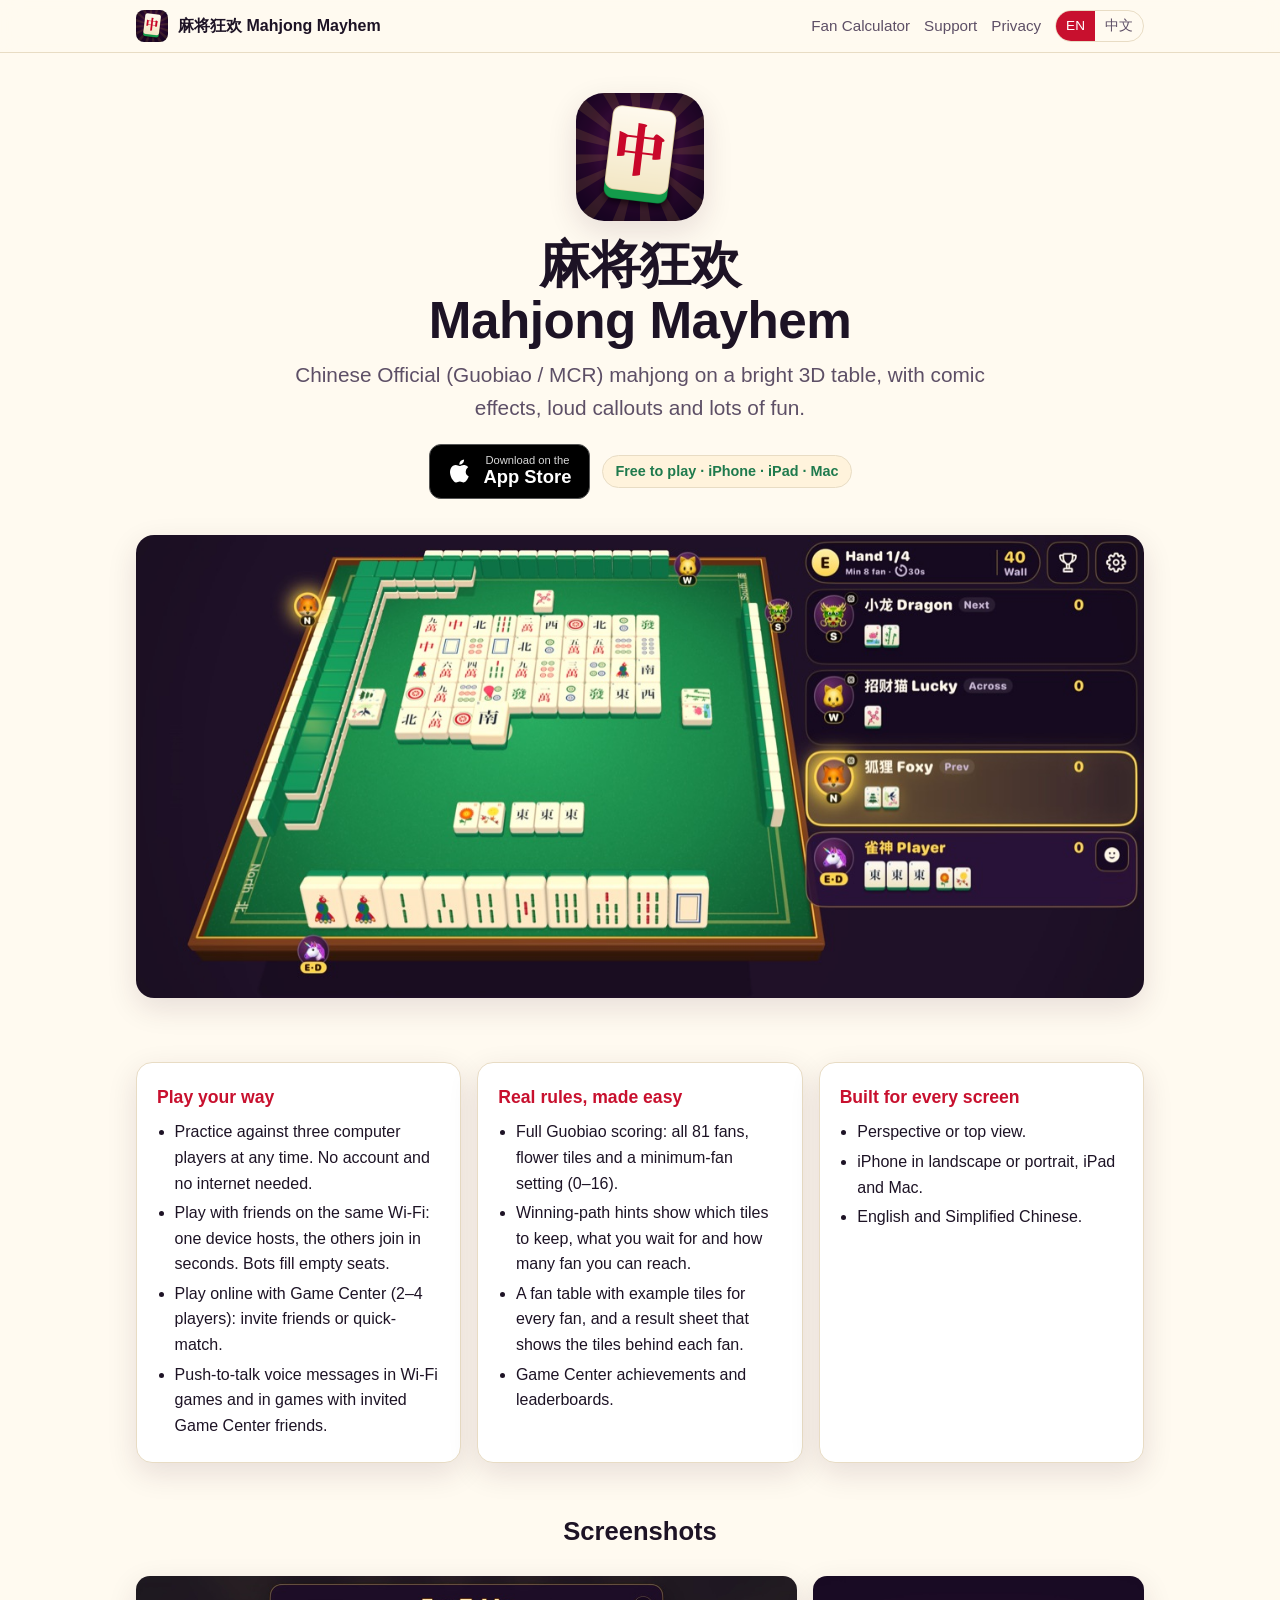
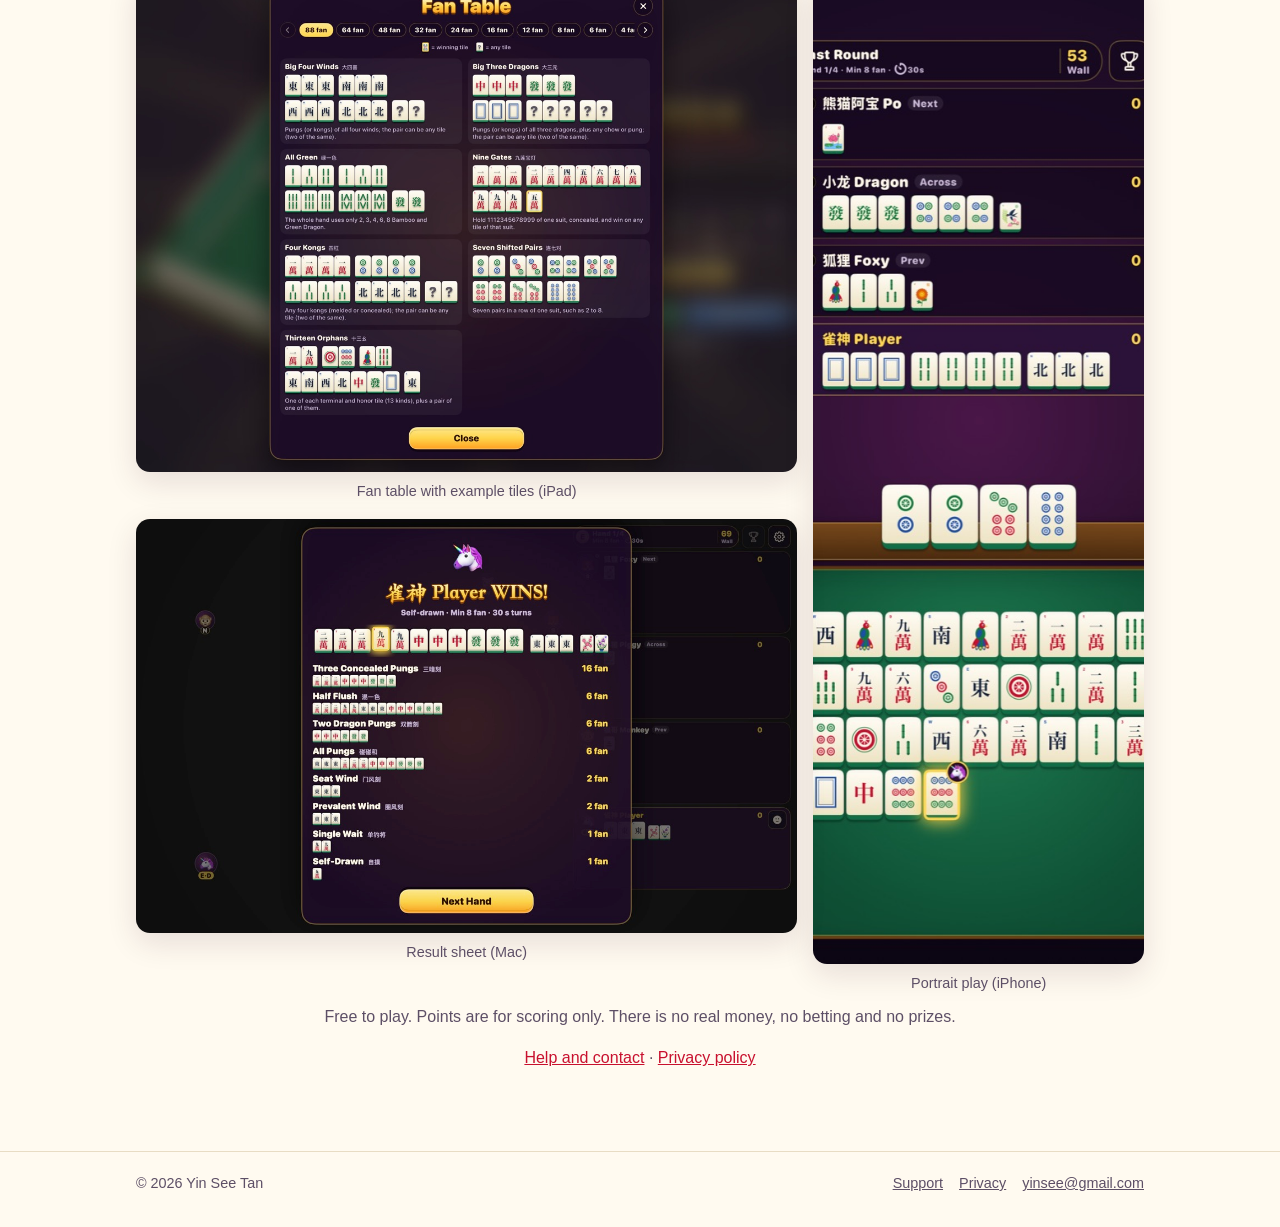
<file: index.html>
<!doctype html>
<html lang="en">
<head>
<meta charset="utf-8">
<meta name="viewport" content="width=device-width, initial-scale=1">
<title>麻将狂欢 Mahjong Mayhem — 3D Chinese Mahjong for iPhone, iPad and Mac</title>
<meta name="description" content="Mahjong Mayhem (麻将狂欢): Chinese Official (Guobiao / MCR) mahjong on a bright 3D table. Free to play on iPhone, iPad and Mac. Play solo, on Wi-Fi with push-to-talk voice, or online with Game Center.">
<meta name="color-scheme" content="light dark">
<meta name="apple-itunes-app" content="app-id=6831658089">
<meta property="og:title" content="麻将狂欢 Mahjong Mayhem">
<meta property="og:description" content="3D Chinese Mahjong with Voice. Free on iPhone, iPad and Mac.">
<meta property="og:image" content="https://yinsee.github.io/mahjongmayhem/assets/table-en.jpg">
<meta property="og:url" content="https://yinsee.github.io/mahjongmayhem/">
<link rel="icon" type="image/png" href="assets/favicon.png">
<link rel="apple-touch-icon" href="assets/apple-touch-icon.png">
<link rel="stylesheet" href="style.css">
<script src="lang.js"></script>
</head>
<body>
<header class="top"><div class="top-in">
  <a class="brand" href="./"><img src="assets/favicon.png" alt="" width="32" height="32"><span>麻将狂欢 Mahjong Mayhem</span></a>
  <nav>
    <a href="calculator.html"><span lang="en">Fan Calculator</span><span lang="zh-Hans">算番器</span></a>
    <a href="support.html"><span lang="en">Support</span><span lang="zh-Hans">支持</span></a>
    <a href="privacy.html"><span lang="en">Privacy</span><span lang="zh-Hans">隐私</span></a>
    <span class="langs" role="group" aria-label="Language / 语言"><button type="button" data-l="en" aria-pressed="false">EN</button><button type="button" data-l="zh" aria-pressed="false">中文</button></span>
  </nav>
</div></header>

<main>
<section class="hero">
  <div>
    <img class="icon" src="assets/icon-512.png" alt="Mahjong Mayhem app icon" width="128" height="128">
    <h1>麻将狂欢<br>Mahjong Mayhem</h1>
    <p class="tag" lang="en">Chinese Official (Guobiao / MCR) mahjong on a bright 3D table, with comic effects, loud callouts and lots of fun.</p>
    <p class="tag" lang="zh-Hans">国标麻将（中国麻将竞赛规则 / MCR），明亮的 3D 牌桌，配有漫画特效、响亮的喊牌和满满的欢乐。</p>
    <div class="cta">
      <a class="store" href="https://apps.apple.com/app/id6831658089">
        <svg viewBox="0 0 24 24" aria-hidden="true"><path d="M16.37 12.6c-.03-2.7 2.2-4 2.3-4.07-1.26-1.84-3.21-2.09-3.9-2.12-1.66-.17-3.24.98-4.08.98-.85 0-2.14-.96-3.52-.93-1.81.03-3.48 1.05-4.41 2.67-1.88 3.26-.48 8.08 1.35 10.73.9 1.29 1.96 2.75 3.36 2.7 1.35-.05 1.86-.87 3.49-.87 1.63 0 2.09.87 3.51.84 1.45-.03 2.37-1.32 3.26-2.62 1.03-1.5 1.45-2.95 1.47-3.03-.03-.01-2.82-1.08-2.85-4.28zM13.7 4.67c.74-.9 1.24-2.15 1.11-3.4-1.07.04-2.37.71-3.14 1.61-.69.8-1.29 2.08-1.13 3.3 1.2.09 2.42-.61 3.16-1.51z"/></svg>
        <span lang="en"><small>Download on the</small><strong>App Store</strong></span>
        <span lang="zh-Hans"><small>前往</small><strong>App Store 下载</strong></span>
      </a>
      <span class="pill" lang="en">Free to play · iPhone · iPad · Mac</span>
      <span class="pill" lang="zh-Hans">免费游玩 · iPhone · iPad · Mac</span>
    </div>
  </div>
  <img class="hero-shot" lang="en" src="assets/table-en.jpg" alt="The 3D mahjong table with four players" width="1200" height="552">
  <img class="hero-shot" lang="zh-Hans" src="assets/table-zh-Hans.jpg" alt="3D 麻将牌桌，四位玩家" width="1200" height="552">
</section>

<section class="features" lang="en">
  <div class="card">
    <h3>Play your way</h3>
    <ul>
      <li>Practice against three computer players at any time. No account and no internet needed.</li>
      <li>Play with friends on the same Wi-Fi: one device hosts, the others join in seconds. Bots fill empty seats.</li>
      <li>Play online with Game Center (2–4 players): invite friends or quick-match.</li>
      <li>Push-to-talk voice messages in Wi-Fi games and in games with invited Game Center friends.</li>
    </ul>
  </div>
  <div class="card">
    <h3>Real rules, made easy</h3>
    <ul>
      <li>Full Guobiao scoring: all 81 fans, flower tiles and a minimum-fan setting (0–16).</li>
      <li>Winning-path hints show which tiles to keep, what you wait for and how many fan you can reach.</li>
      <li>A fan table with example tiles for every fan, and a result sheet that shows the tiles behind each fan.</li>
      <li>Game Center achievements and leaderboards.</li>
    </ul>
  </div>
  <div class="card">
    <h3>Built for every screen</h3>
    <ul>
      <li>Perspective or top view.</li>
      <li>iPhone in landscape or portrait, iPad and Mac.</li>
      <li>English and Simplified Chinese.</li>
    </ul>
  </div>
</section>

<section class="features" lang="zh-Hans">
  <div class="card">
    <h3>多种玩法</h3>
    <ul>
      <li>随时与三位电脑玩家单机练习，无需账号，无需网络。</li>
      <li>与朋友在同一 Wi-Fi 下联机：一台设备开房，其他设备几秒即可加入，空位由电脑补上。</li>
      <li>通过 Game Center 在线对战（2–4 人）：邀请好友或随机匹配。</li>
      <li>局域网对战及与受邀 Game Center 好友对战时，可按住说话发送语音消息。</li>
    </ul>
  </div>
  <div class="card">
    <h3>规则完整，上手简单</h3>
    <ul>
      <li>完整国标计分：全部 81 种番型、花牌，可设置起胡番数（0–16 番）。</li>
      <li>胡牌路线提示：告诉你该留哪些牌、在听什么牌、最多能做多少番。</li>
      <li>番种表附示例牌，结算单显示每个番种对应的牌。</li>
      <li>Game Center 成就与排行榜。</li>
    </ul>
  </div>
  <div class="card">
    <h3>适配所有屏幕</h3>
    <ul>
      <li>透视视角或俯视视角。</li>
      <li>iPhone 横屏或竖屏、iPad 和 Mac。</li>
      <li>支持英文和简体中文。</li>
    </ul>
  </div>
</section>

<h2 class="section-title"><span lang="en">Screenshots</span><span lang="zh-Hans">游戏截图</span></h2>
<div class="gallery" lang="en">
  <figure><img src="assets/fans-en.jpg" alt="Fan table with example tiles on iPad" width="1200" height="900" loading="lazy"><figcaption>Fan table with example tiles (iPad)</figcaption></figure>
  <figure class="tall"><img src="assets/portrait-en.jpg" alt="Portrait game on iPhone" width="552" height="1200" loading="lazy"><figcaption>Portrait play (iPhone)</figcaption></figure>
  <figure><img src="assets/result-en.jpg" alt="Result sheet with fans on Mac" width="1200" height="750" loading="lazy"><figcaption>Result sheet (Mac)</figcaption></figure>
</div>
<div class="gallery" lang="zh-Hans">
  <figure><img src="assets/fans-zh-Hans.jpg" alt="iPad 上的番种表与示例牌" width="1200" height="900" loading="lazy"><figcaption>番种表附示例牌（iPad）</figcaption></figure>
  <figure class="tall"><img src="assets/portrait-zh-Hans.jpg" alt="iPhone 竖屏对局" width="552" height="1200" loading="lazy"><figcaption>竖屏对局（iPhone）</figcaption></figure>
  <figure><img src="assets/result-zh-Hans.jpg" alt="Mac 上的结算单" width="1200" height="750" loading="lazy"><figcaption>结算单（Mac）</figcaption></figure>
</div>

<p class="note" lang="en">Free to play. Points are for scoring only. There is no real money, no betting and no prizes.</p>
<p class="note" lang="zh-Hans">免费游玩。分数仅用于计分，不涉及真实货币，没有下注，也没有奖品。</p>
<p class="note"><a href="support.html"><span lang="en">Help and contact</span><span lang="zh-Hans">帮助与联系</span></a> · <a href="privacy.html"><span lang="en">Privacy policy</span><span lang="zh-Hans">隐私政策</span></a></p>
</main>

<footer><div class="in">
  <span>© 2026 Yin See Tan</span>
  <nav><a href="support.html"><span lang="en">Support</span><span lang="zh-Hans">支持</span></a><a href="privacy.html"><span lang="en">Privacy</span><span lang="zh-Hans">隐私</span></a><a href="mailto:yinsee@gmail.com">yinsee@gmail.com</a></nav>
</div></footer>
</body>
</html>
</file>
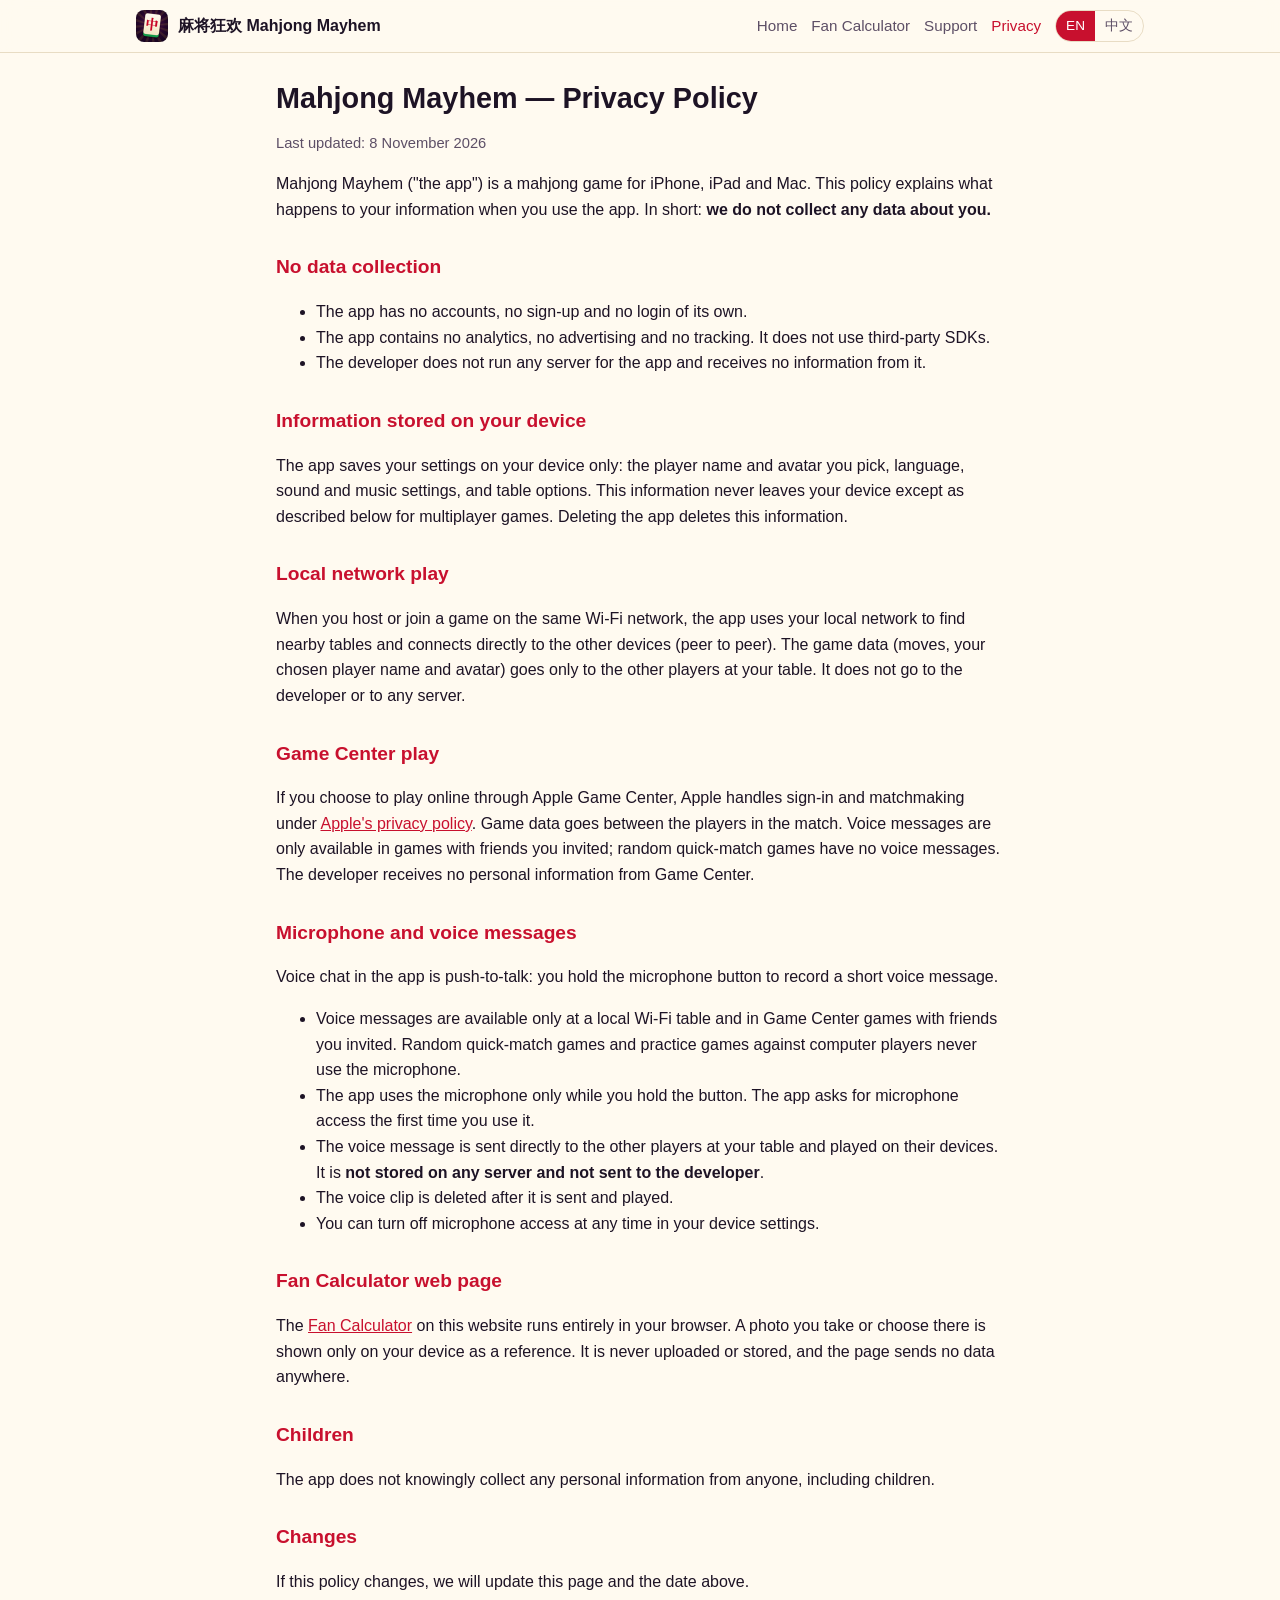
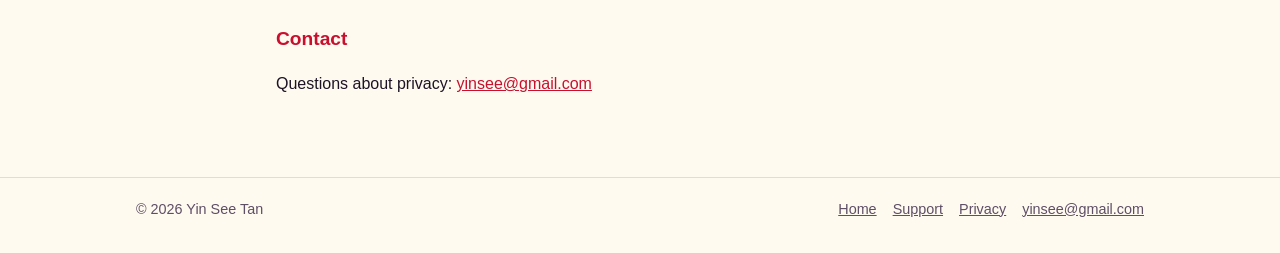
<file: privacy.html>
<!doctype html>
<html lang="en">
<head>
<meta charset="utf-8">
<meta name="viewport" content="width=device-width, initial-scale=1">
<title>Mahjong Mayhem Privacy Policy · 麻将狂欢 隐私政策</title>
<meta name="description" content="Privacy policy for Mahjong Mayhem (麻将狂欢). The app collects no data.">
<meta name="color-scheme" content="light dark">
<link rel="icon" type="image/png" href="assets/favicon.png">
<link rel="apple-touch-icon" href="assets/apple-touch-icon.png">
<link rel="stylesheet" href="style.css">
<script src="lang.js"></script>
</head>
<body>
<header class="top"><div class="top-in">
  <a class="brand" href="./"><img src="assets/favicon.png" alt="" width="32" height="32"><span>麻将狂欢 Mahjong Mayhem</span></a>
  <nav>
    <a href="./"><span lang="en">Home</span><span lang="zh-Hans">首页</span></a>
    <a href="calculator.html"><span lang="en">Fan Calculator</span><span lang="zh-Hans">算番器</span></a>
    <a href="support.html"><span lang="en">Support</span><span lang="zh-Hans">支持</span></a>
    <a href="privacy.html" aria-current="page"><span lang="en">Privacy</span><span lang="zh-Hans">隐私</span></a>
    <span class="langs" role="group" aria-label="Language / 语言"><button type="button" data-l="en" aria-pressed="false">EN</button><button type="button" data-l="zh" aria-pressed="false">中文</button></span>
  </nav>
</div></header>

<main class="doc">
<section id="en" lang="en">
<h1>Mahjong Mayhem — Privacy Policy</h1>
<p class="muted">Last updated: 8 November 2026</p>

<p>Mahjong Mayhem ("the app") is a mahjong game for iPhone, iPad and Mac. This policy explains what happens to your information when you use the app. In short: <strong>we do not collect any data about you.</strong></p>

<h2>No data collection</h2>
<ul>
  <li>The app has no accounts, no sign-up and no login of its own.</li>
  <li>The app contains no analytics, no advertising and no tracking. It does not use third-party SDKs.</li>
  <li>The developer does not run any server for the app and receives no information from it.</li>
</ul>

<h2>Information stored on your device</h2>
<p>The app saves your settings on your device only: the player name and avatar you pick, language, sound and music settings, and table options. This information never leaves your device except as described below for multiplayer games. Deleting the app deletes this information.</p>

<h2>Local network play</h2>
<p>When you host or join a game on the same Wi-Fi network, the app uses your local network to find nearby tables and connects directly to the other devices (peer to peer). The game data (moves, your chosen player name and avatar) goes only to the other players at your table. It does not go to the developer or to any server.</p>

<h2>Game Center play</h2>
<p>If you choose to play online through Apple Game Center, Apple handles sign-in and matchmaking under <a href="https://www.apple.com/legal/privacy/">Apple's privacy policy</a>. Game data goes between the players in the match. Voice messages are only available in games with friends you invited; random quick-match games have no voice messages. The developer receives no personal information from Game Center.</p>

<h2>Microphone and voice messages</h2>
<p>Voice chat in the app is push-to-talk: you hold the microphone button to record a short voice message.</p>
<ul>
  <li>Voice messages are available only at a local Wi-Fi table and in Game Center games with friends you invited. Random quick-match games and practice games against computer players never use the microphone.</li>
  <li>The app uses the microphone only while you hold the button. The app asks for microphone access the first time you use it.</li>
  <li>The voice message is sent directly to the other players at your table and played on their devices. It is <strong>not stored on any server and not sent to the developer</strong>.</li>
  <li>The voice clip is deleted after it is sent and played.</li>
  <li>You can turn off microphone access at any time in your device settings.</li>
</ul>

<h2>Fan Calculator web page</h2>
<p>The <a href="calculator.html">Fan Calculator</a> on this website runs entirely in your browser. A photo you take or choose there is shown only on your device as a reference. It is never uploaded or stored, and the page sends no data anywhere.</p>

<h2>Children</h2>
<p>The app does not knowingly collect any personal information from anyone, including children.</p>

<h2>Changes</h2>
<p>If this policy changes, we will update this page and the date above.</p>

<h2>Contact</h2>
<p>Questions about privacy: <a href="mailto:yinsee@gmail.com">yinsee@gmail.com</a></p>
</section>

<hr class="sep">

<section id="zh" lang="zh-Hans">
<h1>麻将狂欢 — 隐私政策</h1>
<p class="muted">最后更新：2026年11月8日</p>

<p>“麻将狂欢”（以下简称“本应用”）是一款适用于 iPhone、iPad 和 Mac 的麻将游戏。本政策说明你在使用本应用时信息如何处理。简而言之：<strong>我们不收集任何关于你的数据。</strong></p>

<h2>不收集数据</h2>
<ul>
  <li>本应用没有账号，无需注册或登录。</li>
  <li>本应用不含统计分析、广告或跟踪功能，也不使用任何第三方 SDK。</li>
  <li>开发者不为本应用运营任何服务器，也不会从本应用接收任何信息。</li>
</ul>

<h2>保存在你设备上的信息</h2>
<p>本应用只在你的设备上保存设置：你选择的玩家名字和头像、语言、音效和音乐设置以及牌桌选项。除下文所述的多人游戏外，这些信息不会离开你的设备。删除本应用即会删除这些信息。</p>

<h2>局域网对战</h2>
<p>当你在同一 Wi-Fi 网络中创建或加入房间时，本应用使用局域网查找附近的牌桌，并与其他设备直接连接（点对点）。游戏数据（出牌操作、你选择的名字和头像）只会发送给同桌的其他玩家，不会发送给开发者或任何服务器。</p>

<h2>Game Center 联机</h2>
<p>如果你选择通过 Apple Game Center 联机，登录和匹配由 Apple 依照 <a href="https://www.apple.com/legal/privacy/">Apple 隐私政策</a> 处理。游戏数据只在同场玩家之间传输。只有与你邀请的好友对战时才能发送语音消息，随机匹配的对局没有语音。开发者不会从 Game Center 获得任何个人信息。</p>

<h2>麦克风与语音消息</h2>
<p>本应用的语音聊天为“按住说话”：按住麦克风按钮即可录制一条简短的语音消息。</p>
<ul>
  <li>只有在局域网牌桌和与受邀好友的 Game Center 对局中才能使用语音消息。随机匹配的对局和与电脑对战的单机练习从不使用麦克风。</li>
  <li>本应用只在你按住按钮时使用麦克风。首次使用时，本应用会请求麦克风权限。</li>
  <li>语音消息直接发送给同桌的其他玩家，并在他们的设备上播放，<strong>不会保存在任何服务器上，也不会发送给开发者</strong>。</li>
  <li>语音片段在发送和播放后即被删除。</li>
  <li>你可以随时在设备设置中关闭麦克风权限。</li>
</ul>

<h2>算番器网页</h2>
<p>本网站的<a href="calculator.html">算番器</a>完全在你的浏览器中运行。你在页面上拍摄或选择的照片只在你的设备上显示供对照，不会上传或保存，页面也不会发送任何数据。</p>

<h2>儿童</h2>
<p>本应用不会有意收集任何人（包括儿童）的个人信息。</p>

<h2>政策变更</h2>
<p>如本政策有变更，我们会更新本页面及上方日期。</p>

<h2>联系方式</h2>
<p>隐私相关问题：<a href="mailto:yinsee@gmail.com">yinsee@gmail.com</a></p>
</section>
</main>

<footer><div class="in">
  <span>© 2026 Yin See Tan</span>
  <nav><a href="./"><span lang="en">Home</span><span lang="zh-Hans">首页</span></a><a href="support.html"><span lang="en">Support</span><span lang="zh-Hans">支持</span></a><a href="privacy.html"><span lang="en">Privacy</span><span lang="zh-Hans">隐私</span></a><a href="mailto:yinsee@gmail.com">yinsee@gmail.com</a></nav>
</div></footer>
</body>
</html>
</file>
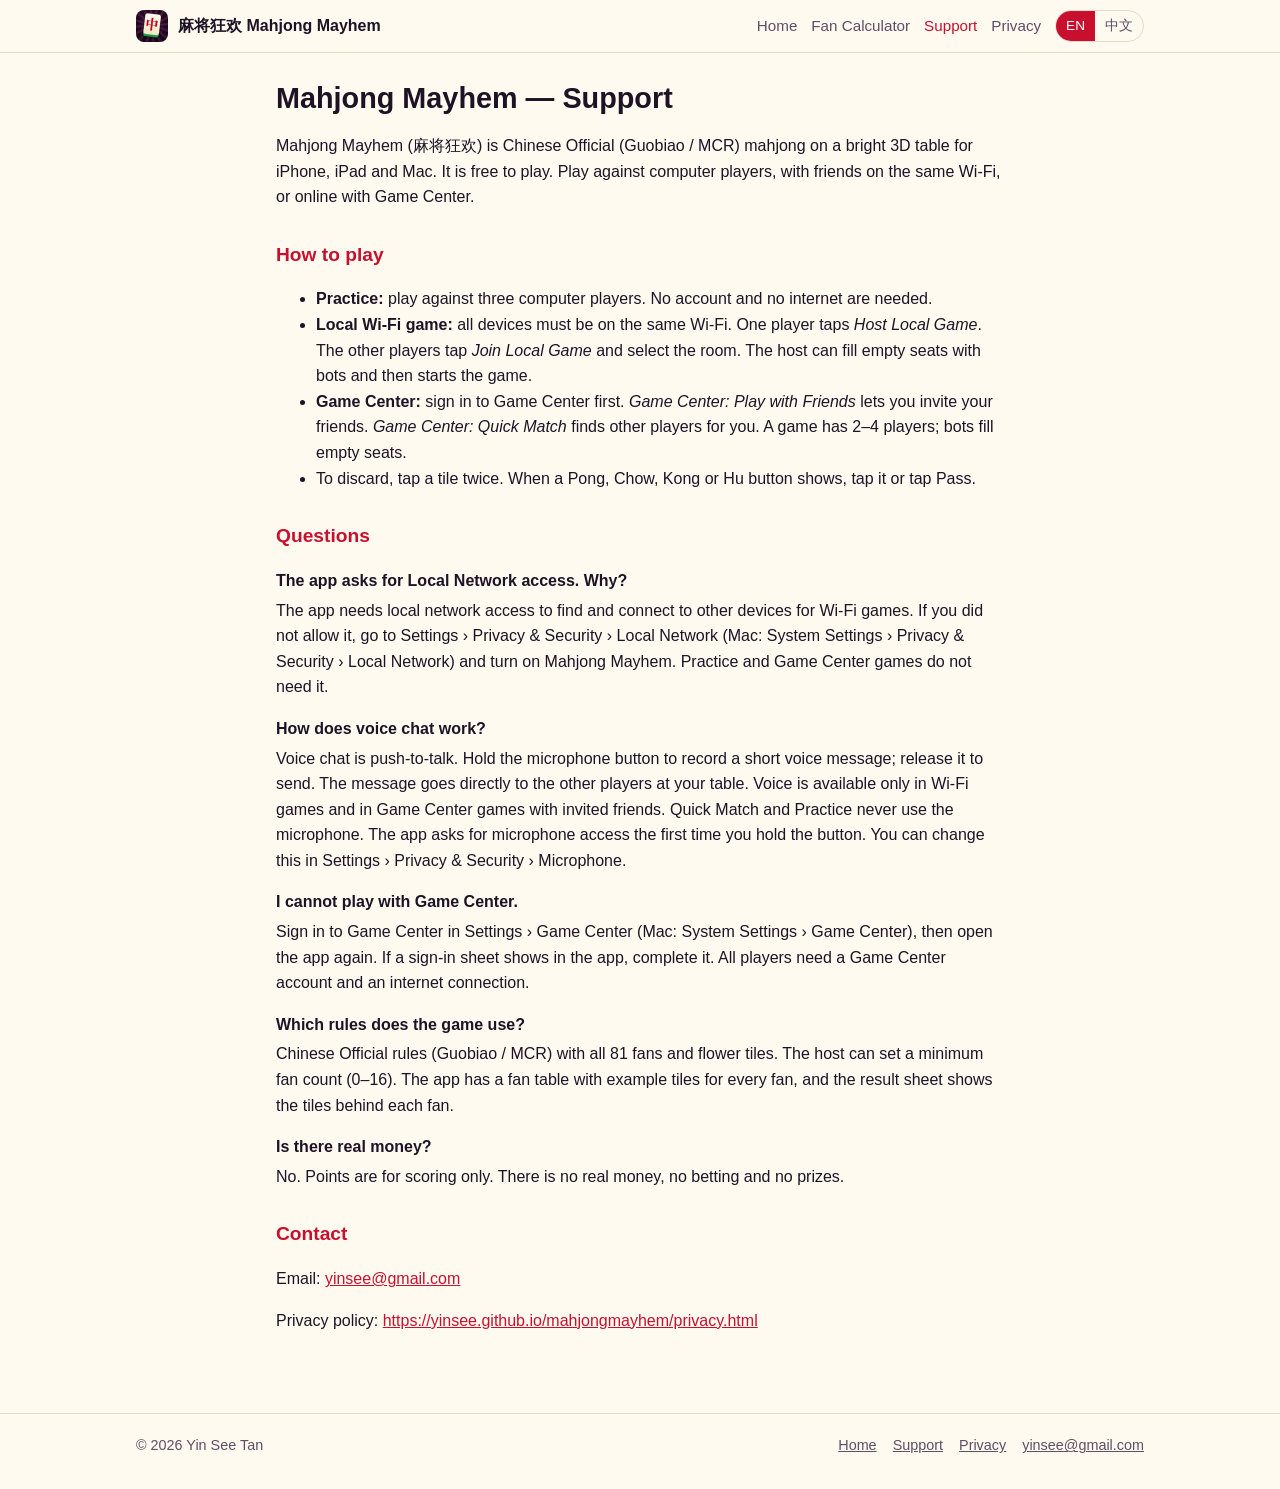
<file: support.html>
<!doctype html>
<html lang="en">
<head>
<meta charset="utf-8">
<meta name="viewport" content="width=device-width, initial-scale=1">
<title>Mahjong Mayhem Support · 麻将狂欢 支持</title>
<meta name="description" content="Help, questions and contact for Mahjong Mayhem (麻将狂欢) on iPhone, iPad and Mac.">
<meta name="color-scheme" content="light dark">
<link rel="icon" type="image/png" href="assets/favicon.png">
<link rel="apple-touch-icon" href="assets/apple-touch-icon.png">
<link rel="stylesheet" href="style.css">
<script src="lang.js"></script>
</head>
<body>
<header class="top"><div class="top-in">
  <a class="brand" href="./"><img src="assets/favicon.png" alt="" width="32" height="32"><span>麻将狂欢 Mahjong Mayhem</span></a>
  <nav>
    <a href="./"><span lang="en">Home</span><span lang="zh-Hans">首页</span></a>
    <a href="calculator.html"><span lang="en">Fan Calculator</span><span lang="zh-Hans">算番器</span></a>
    <a href="support.html" aria-current="page"><span lang="en">Support</span><span lang="zh-Hans">支持</span></a>
    <a href="privacy.html"><span lang="en">Privacy</span><span lang="zh-Hans">隐私</span></a>
    <span class="langs" role="group" aria-label="Language / 语言"><button type="button" data-l="en" aria-pressed="false">EN</button><button type="button" data-l="zh" aria-pressed="false">中文</button></span>
  </nav>
</div></header>

<main class="doc">
<section id="en" lang="en">
<h1>Mahjong Mayhem — Support</h1>
<p>Mahjong Mayhem (麻将狂欢) is Chinese Official (Guobiao / MCR) mahjong on a bright 3D table for iPhone, iPad and Mac. It is free to play. Play against computer players, with friends on the same Wi-Fi, or online with Game Center.</p>

<h2>How to play</h2>
<ul>
  <li><strong>Practice:</strong> play against three computer players. No account and no internet are needed.</li>
  <li><strong>Local Wi-Fi game:</strong> all devices must be on the same Wi-Fi. One player taps <em>Host Local Game</em>. The other players tap <em>Join Local Game</em> and select the room. The host can fill empty seats with bots and then starts the game.</li>
  <li><strong>Game Center:</strong> sign in to Game Center first. <em>Game Center: Play with Friends</em> lets you invite your friends. <em>Game Center: Quick Match</em> finds other players for you. A game has 2–4 players; bots fill empty seats.</li>
  <li>To discard, tap a tile twice. When a Pong, Chow, Kong or Hu button shows, tap it or tap Pass.</li>
</ul>

<h2>Questions</h2>
<dl>
  <dt>The app asks for Local Network access. Why?</dt>
  <dd>The app needs local network access to find and connect to other devices for Wi-Fi games. If you did not allow it, go to Settings › Privacy &amp; Security › Local Network (Mac: System Settings › Privacy &amp; Security › Local Network) and turn on Mahjong Mayhem. Practice and Game Center games do not need it.</dd>

  <dt>How does voice chat work?</dt>
  <dd>Voice chat is push-to-talk. Hold the microphone button to record a short voice message; release it to send. The message goes directly to the other players at your table. Voice is available only in Wi-Fi games and in Game Center games with invited friends. Quick Match and Practice never use the microphone. The app asks for microphone access the first time you hold the button. You can change this in Settings › Privacy &amp; Security › Microphone.</dd>

  <dt>I cannot play with Game Center.</dt>
  <dd>Sign in to Game Center in Settings › Game Center (Mac: System Settings › Game Center), then open the app again. If a sign-in sheet shows in the app, complete it. All players need a Game Center account and an internet connection.</dd>

  <dt>Which rules does the game use?</dt>
  <dd>Chinese Official rules (Guobiao / MCR) with all 81 fans and flower tiles. The host can set a minimum fan count (0–16). The app has a fan table with example tiles for every fan, and the result sheet shows the tiles behind each fan.</dd>

  <dt>Is there real money?</dt>
  <dd>No. Points are for scoring only. There is no real money, no betting and no prizes.</dd>
</dl>

<h2>Contact</h2>
<p>Email: <a href="mailto:yinsee@gmail.com">yinsee@gmail.com</a></p>
<p>Privacy policy: <a href="privacy.html">https://yinsee.github.io/mahjongmayhem/privacy.html</a></p>
</section>

<hr class="sep">

<section id="zh" lang="zh-Hans">
<h1>麻将狂欢 — 支持</h1>
<p>麻将狂欢（Mahjong Mayhem）是一款适用于 iPhone、iPad 和 Mac 的 3D 国标麻将（中国麻将竞赛规则）游戏，免费游玩。你可以与电脑对战、在同一 Wi-Fi 下与朋友联机，或通过 Game Center 在线对战。</p>

<h2>玩法</h2>
<ul>
  <li><strong>单机练习：</strong>与三位电脑玩家对战，无需账号，无需网络。</li>
  <li><strong>局域网对战：</strong>所有设备需连接同一 Wi-Fi。一位玩家点“创建局域网房间”，其他玩家点“加入局域网房间”并选择房间。房主可用电脑补满空位，然后开始游戏。</li>
  <li><strong>Game Center：</strong>请先登录 Game Center。“Game Center 邀请好友”可邀请好友，“Game Center 随机匹配”会为你寻找其他玩家。每局 2–4 人，空位由电脑补上。</li>
  <li>出牌时点同一张牌两次。出现碰、吃、杠或胡按钮时，点按钮或点“过”。</li>
</ul>

<h2>常见问题</h2>
<dl>
  <dt>为什么应用要请求“本地网络”权限？</dt>
  <dd>局域网对战需要通过本地网络查找并连接其他设备。如果之前没有允许，请前往“设置 › 隐私与安全性 › 本地网络”（Mac：“系统设置 › 隐私与安全性 › 本地网络”）打开麻将狂欢。单机练习和 Game Center 对战不需要此权限。</dd>

  <dt>语音聊天怎么用？</dt>
  <dd>语音为“按住说话”：按住麦克风按钮录制一条简短的语音消息，松开即发送，消息直接发给同桌的其他玩家。只有局域网对战和与受邀好友的 Game Center 对局可以使用语音；随机匹配和单机练习从不使用麦克风。首次按住按钮时，应用会请求麦克风权限，你可以在“设置 › 隐私与安全性 › 麦克风”中更改。</dd>

  <dt>无法使用 Game Center 对战？</dt>
  <dd>请在“设置 › Game Center”（Mac：“系统设置 › Game Center”）中登录，然后重新打开应用。如果应用中出现登录界面，请完成登录。所有玩家都需要 Game Center 账号和网络连接。</dd>

  <dt>游戏使用什么规则？</dt>
  <dd>中国麻将竞赛规则（国标 / MCR），包含全部 81 种番型及花牌，房主可设置起胡番数（0–16 番）。应用内有番种表并附示例牌，结算单会显示每个番种对应的牌。</dd>

  <dt>涉及真实货币吗？</dt>
  <dd>不涉及。分数仅用于计分，没有真实货币、下注或奖品。</dd>
</dl>

<h2>联系方式</h2>
<p>电子邮件：<a href="mailto:yinsee@gmail.com">yinsee@gmail.com</a></p>
<p>隐私政策：<a href="privacy.html">https://yinsee.github.io/mahjongmayhem/privacy.html</a></p>
</section>
</main>

<footer><div class="in">
  <span>© 2026 Yin See Tan</span>
  <nav><a href="./"><span lang="en">Home</span><span lang="zh-Hans">首页</span></a><a href="support.html"><span lang="en">Support</span><span lang="zh-Hans">支持</span></a><a href="privacy.html"><span lang="en">Privacy</span><span lang="zh-Hans">隐私</span></a><a href="mailto:yinsee@gmail.com">yinsee@gmail.com</a></nav>
</div></footer>
</body>
</html>
</file>
<file: style.css>
:root {
  --bg: #fffaf0; --bg2: #fff3dc; --card: #ffffff; --ink: #1d1325; --muted: #5d4f66;
  --accent: #c8102e; --accent-ink: #ffffff; --gold: #b7791f; --felt: #1f7a4d; --line: #e8dcc4;
  --shadow: 0 10px 30px rgba(60, 20, 40, .12);
}
@media (prefers-color-scheme: dark) {
  :root {
    --bg: #12091f; --bg2: #1c1030; --card: #221437; --ink: #fff7e6; --muted: #cbb8d8;
    --accent: #ff6b81; --accent-ink: #1d0a14; --gold: #f6c453; --felt: #3fbf7f; --line: #3a2448;
    --shadow: 0 10px 30px rgba(0, 0, 0, .45);
  }
}
* { box-sizing: border-box; }
html { -webkit-text-size-adjust: 100%; }
body {
  margin: 0; background: var(--bg); color: var(--ink);
  font: 16px/1.6 -apple-system, BlinkMacSystemFont, "PingFang SC", "Hiragino Sans GB", "Helvetica Neue", "Noto Sans SC", sans-serif;
}
a { color: var(--accent); }
img { max-width: 100%; height: auto; display: block; }

/* Header */
.top { position: sticky; top: 0; z-index: 10; background: color-mix(in srgb, var(--bg) 88%, transparent);
  backdrop-filter: blur(10px); -webkit-backdrop-filter: blur(10px); border-bottom: 1px solid var(--line); }
.top-in { max-width: 1040px; margin: 0 auto; padding: 10px 16px; display: flex; align-items: center; gap: 12px; flex-wrap: wrap; }
.brand { display: flex; align-items: center; gap: 10px; color: var(--ink); text-decoration: none; font-weight: 700; margin-right: auto; }
.brand img { width: 32px; height: 32px; border-radius: 8px; }
.top nav { display: flex; gap: 14px; flex-wrap: wrap; align-items: center; }
.top nav a { color: var(--muted); text-decoration: none; font-size: .95rem; }
.top nav a:hover, .top nav a[aria-current] { color: var(--accent); }
.langs { display: inline-flex; border: 1px solid var(--line); border-radius: 999px; overflow: hidden; }
.langs button { appearance: none; border: 0; background: transparent; color: var(--muted); font: inherit; font-size: .85rem; padding: 4px 10px; cursor: pointer; }
.langs button[aria-pressed="true"] { background: var(--accent); color: var(--accent-ink); }

/* Language visibility: with no JS both languages show. */
html.lang-en [lang="zh-Hans"]:not(.keep), html.lang-zh [lang="en"]:not(.keep) { display: none !important; }
.sep { border: 0; border-top: 1px solid var(--line); margin: 48px 0; }
html.lang-en .sep, html.lang-zh .sep { display: none; }

main { max-width: 1040px; margin: 0 auto; padding: 0 16px 64px; }
.doc { max-width: 760px; padding-top: 28px; }
.doc h1 { font-size: 1.8rem; line-height: 1.25; margin: 0 0 6px; }
.doc h2 { font-size: 1.2rem; margin: 30px 0 8px; color: var(--accent); }
.muted { color: var(--muted); font-size: .92rem; }
dt { font-weight: 700; margin-top: 16px; }
dd { margin: 4px 0 0 0; }

/* Hero */
.hero { display: grid; grid-template-columns: 1fr; gap: 28px; align-items: center; padding: 40px 0 24px; text-align: center; }
.hero .icon { width: 128px; height: 128px; border-radius: 28px; box-shadow: var(--shadow); margin: 0 auto; }
.hero h1 { font-size: clamp(2rem, 6vw, 3.2rem); line-height: 1.1; margin: 16px 0 8px; letter-spacing: -.01em; }
.hero .tag { font-size: clamp(1.05rem, 2.6vw, 1.3rem); color: var(--muted); margin: 0 auto 20px; max-width: 34em; }
.cta { display: flex; gap: 12px; justify-content: center; flex-wrap: wrap; align-items: center; }
.store { display: inline-flex; align-items: center; gap: 10px; background: #000; color: #fff; text-decoration: none;
  padding: 10px 18px; border-radius: 12px; border: 1px solid #555; }
.store svg { width: 26px; height: 26px; fill: #fff; }
.store small { display: block; font-size: .7rem; line-height: 1; opacity: .85; }
.store strong { display: block; font-size: 1.15rem; line-height: 1.15; }
.pill { display: inline-block; padding: 4px 12px; border-radius: 999px; background: var(--bg2); color: var(--felt); font-weight: 600; font-size: .9rem; border: 1px solid var(--line); }
.hero-shot { border-radius: 18px; box-shadow: var(--shadow); margin: 8px auto 0; }

/* Features */
.features { display: grid; grid-template-columns: repeat(auto-fit, minmax(260px, 1fr)); gap: 16px; margin: 40px 0; }
.card { background: var(--card); border: 1px solid var(--line); border-radius: 16px; padding: 20px; box-shadow: var(--shadow); }
.card h3 { margin: 0 0 8px; color: var(--accent); font-size: 1.1rem; }
.card ul { margin: 0; padding-left: 1.1em; }
.card li { margin: 4px 0; }

/* Gallery */
.gallery { display: grid; grid-template-columns: 2fr 1fr; gap: 16px; margin: 24px 0 40px; }
.gallery figure { margin: 0; }
.gallery img { border-radius: 14px; box-shadow: var(--shadow); width: 100%; }
.gallery figcaption { color: var(--muted); font-size: .9rem; margin-top: 8px; text-align: center; }
.gallery .tall { grid-row: span 2; }
.gallery .tall img { height: 100%; object-fit: cover; }
@media (max-width: 700px) {
  .gallery { grid-template-columns: 1fr; }
  .gallery .tall { grid-row: auto; max-width: 320px; margin: 0 auto; }
}
.section-title { text-align: center; font-size: 1.6rem; margin: 48px 0 8px; }
.note { text-align: center; color: var(--muted); }

footer { border-top: 1px solid var(--line); color: var(--muted); font-size: .9rem; }
footer .in { max-width: 1040px; margin: 0 auto; padding: 20px 16px 32px; display: flex; gap: 16px; flex-wrap: wrap; justify-content: space-between; }
footer a { color: var(--muted); }
footer nav { display: flex; gap: 16px; flex-wrap: wrap; }
</file>
